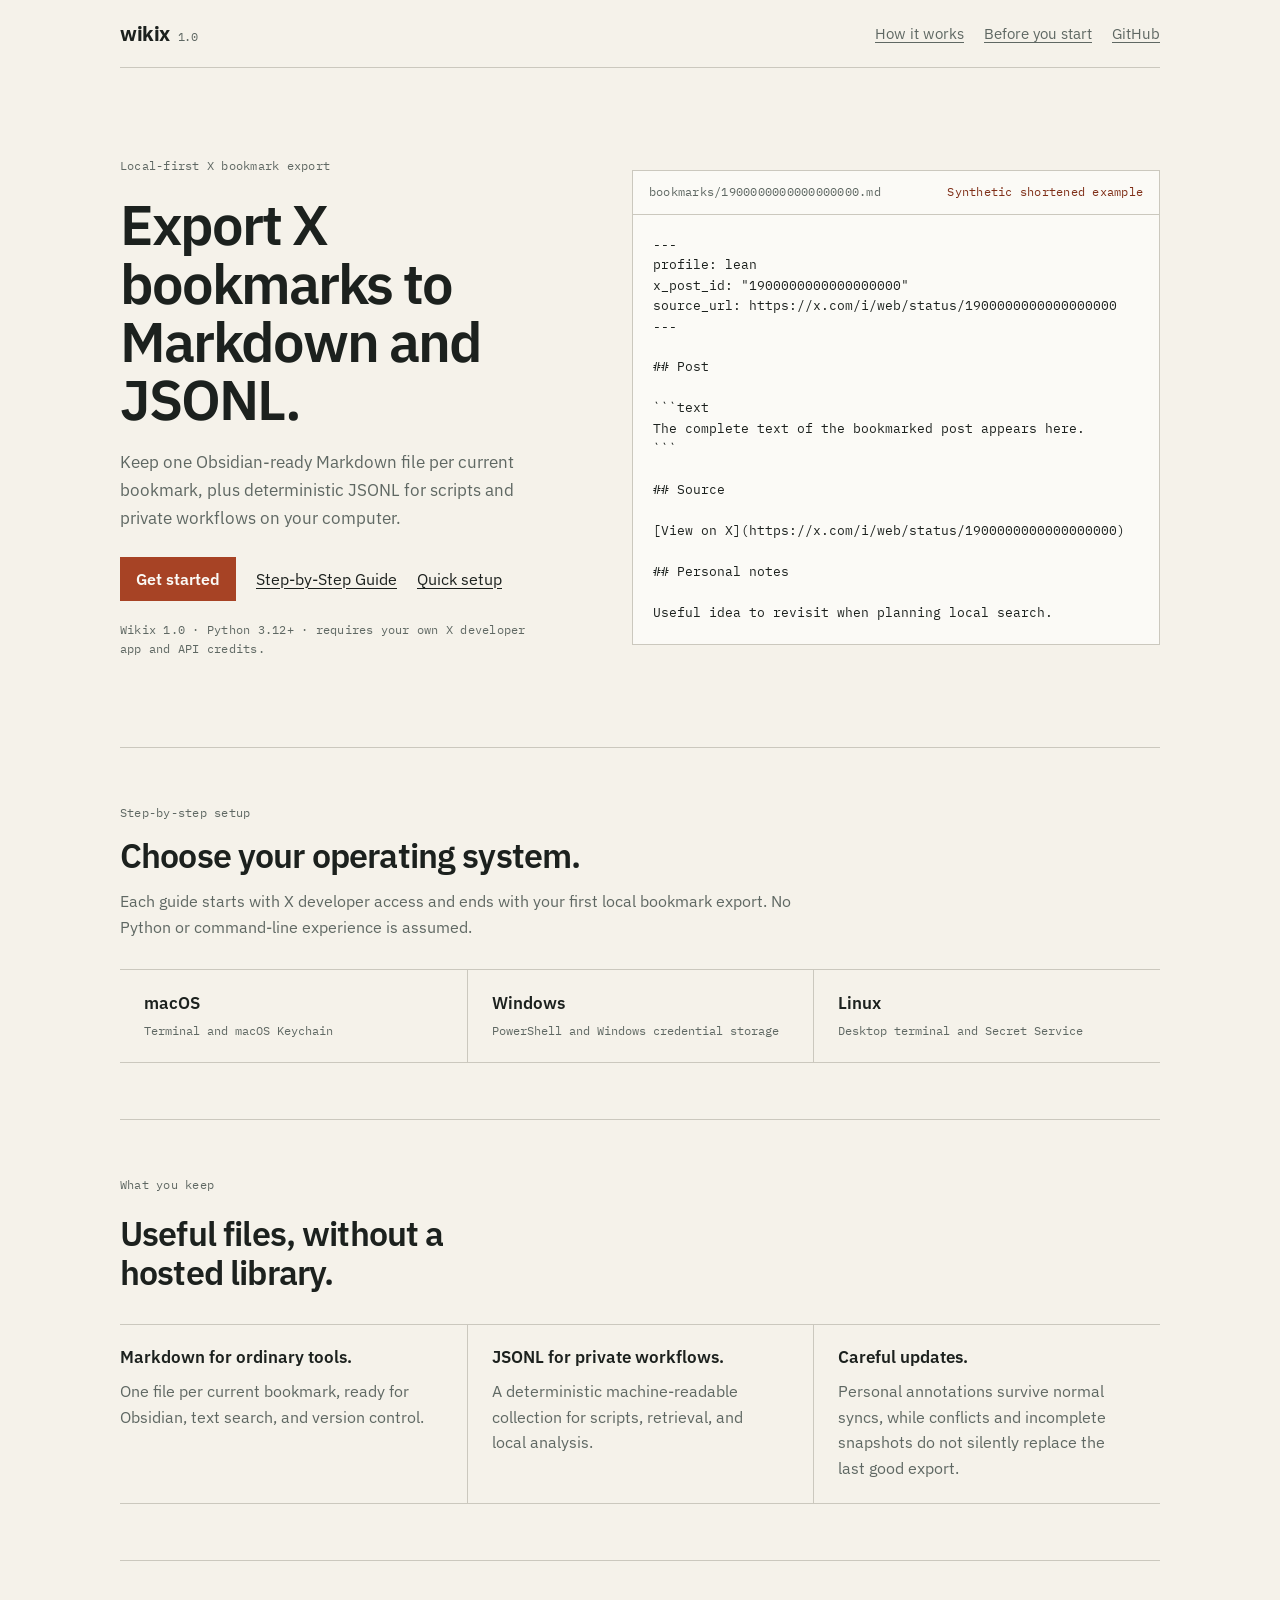
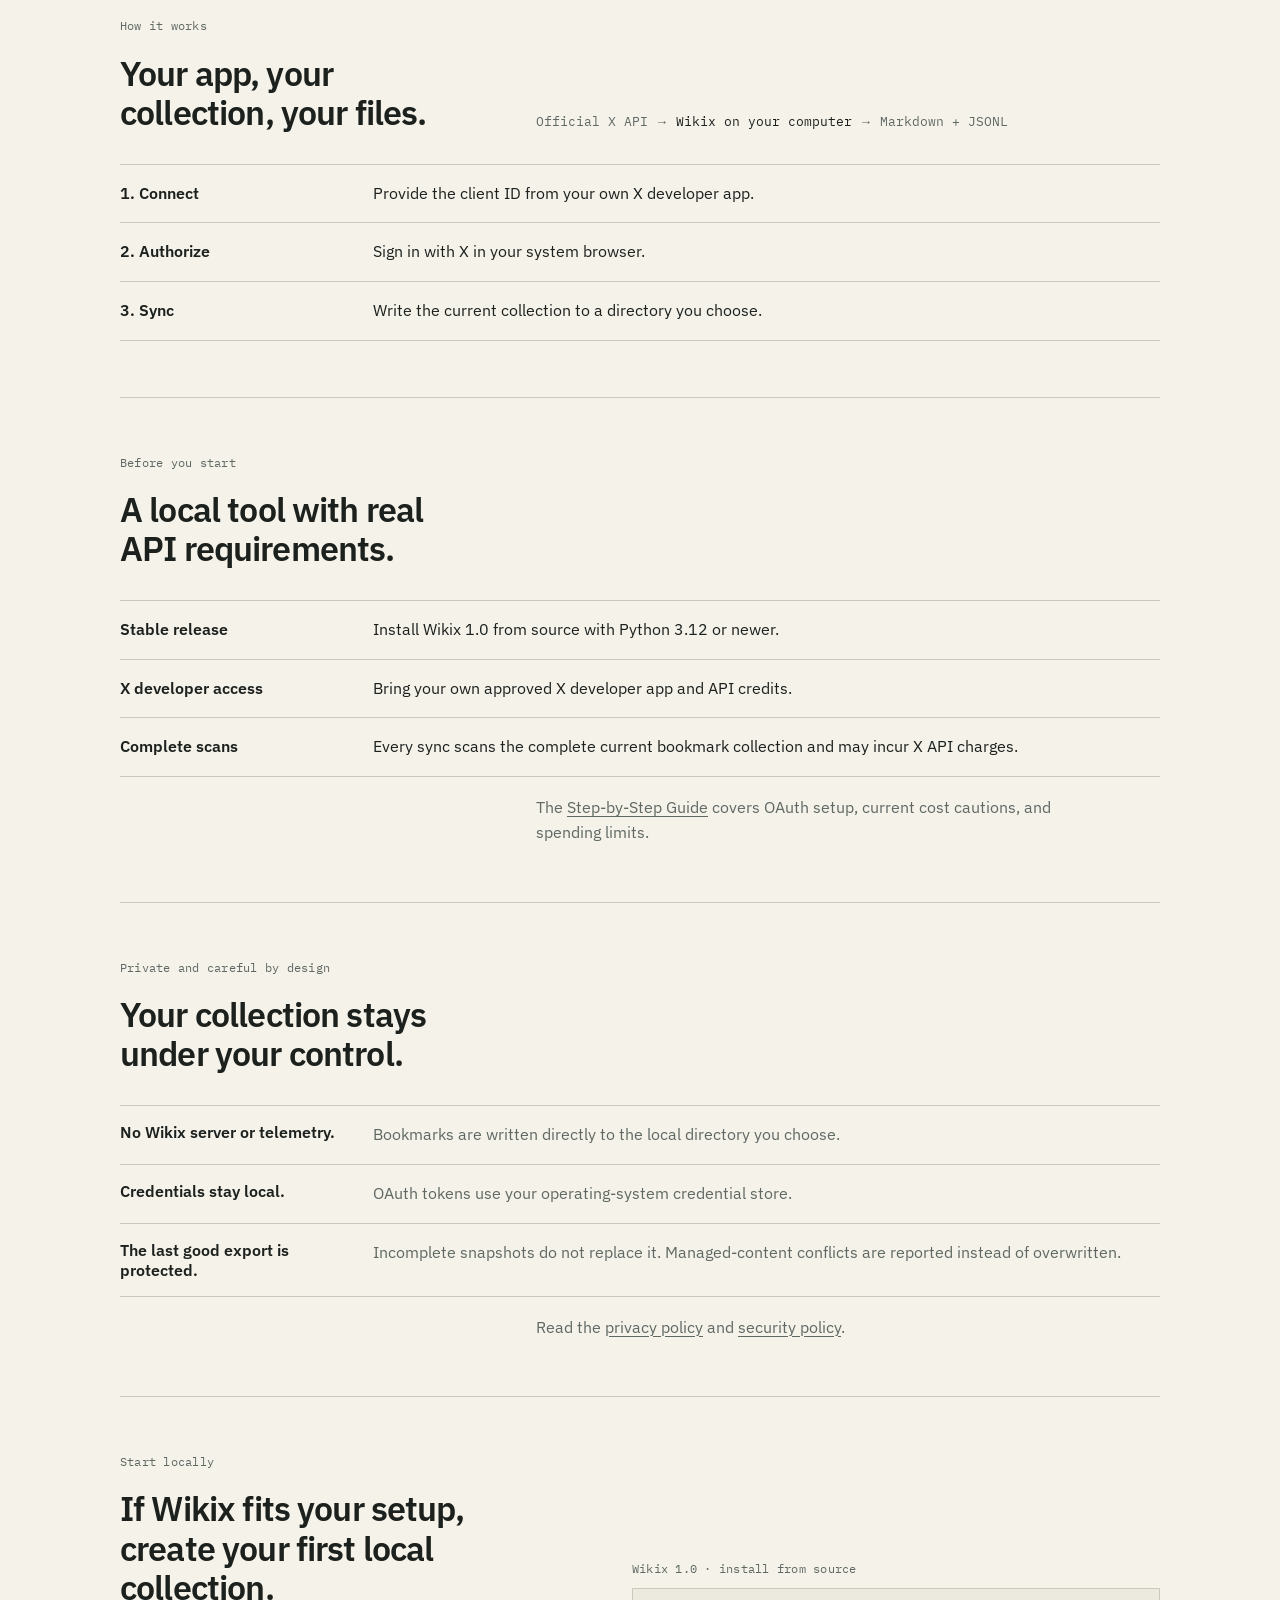
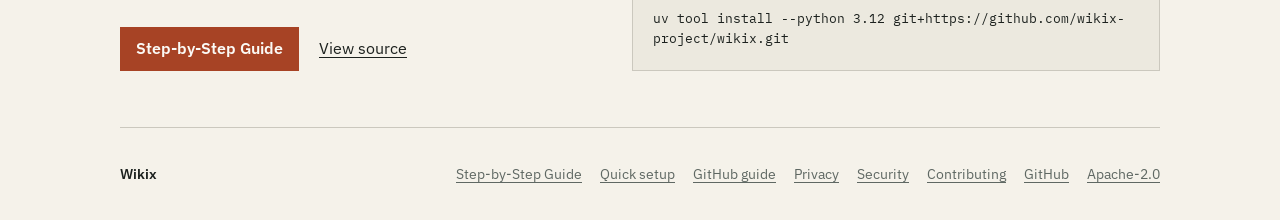
<file: index.html>
<!doctype html>
<html lang="en">
<head>
  <meta charset="utf-8">
  <meta name="viewport" content="width=device-width, initial-scale=1">
  <meta
    name="description"
    content="Export X bookmarks to Markdown and JSONL with a local-first CLI."
  >
  <meta property="og:title" content="Wikix — Export X bookmarks to Markdown and JSONL">
  <meta
    property="og:description"
    content="A local-first Python CLI for exporting X bookmarks to files you control."
  >
  <meta property="og:type" content="website">
  <meta name="twitter:card" content="summary">
  <title>Wikix — Export X bookmarks to Markdown and JSONL</title>
  <link rel="stylesheet" href="styles.css">
</head>
<body>
  <a class="skip-link" href="#main-content">Skip to content</a>
  <header class="site-header">
    <a class="wordmark" href="/">wikix <span>1.0</span></a>
    <nav aria-label="Primary navigation">
      <a href="#how-it-works">How it works</a>
      <a href="#requirements">Before you start</a>
      <a href="https://github.com/wikix-project/wikix">GitHub</a>
    </nav>
  </header>

  <main id="main-content">
    <section class="hero" aria-labelledby="hero-title">
      <div class="hero-copy">
        <p class="eyebrow">Local-first X bookmark export</p>
        <h1 id="hero-title">Export X bookmarks to Markdown and JSONL.</h1>
        <p class="hero-summary">
          Keep one Obsidian-ready Markdown file per current bookmark, plus deterministic
          JSONL for scripts and private workflows on your computer.
        </p>
        <p class="hero-actions">
          <a class="button" href="#get-started">Get started</a>
          <a href="/guide.html">Step-by-Step Guide</a>
          <a href="/quick-setup.html">Quick setup</a>
        </p>
        <p class="hero-qualifier">
          Wikix 1.0 · Python 3.12+ · requires your own X developer app and API credits.
        </p>
      </div>
      <figure class="note-specimen">
        <figcaption>
          <span>bookmarks/1900000000000000000.md</span>
          <span>Synthetic shortened example</span>
        </figcaption>
        <pre><code>---
profile: lean
x_post_id: "1900000000000000000"
source_url: https://x.com/i/web/status/1900000000000000000
---

## Post

```text
The complete text of the bookmarked post appears here.
```

## Source

[View on X](https://x.com/i/web/status/1900000000000000000)

## Personal notes

Useful idea to revisit when planning local search.</code></pre>
      </figure>
    </section>

    <section id="get-started" class="get-started" aria-labelledby="get-started-title">
      <div class="section-heading">
        <p class="eyebrow">Step-by-step setup</p>
        <h2 id="get-started-title">Choose your operating system.</h2>
        <p class="section-copy">
          Each guide starts with X developer access and ends with your first local bookmark export.
          No Python or command-line experience is assumed.
        </p>
      </div>
      <div class="os-grid">
        <a
          class="os-option"
          href="https://github.com/wikix-project/wikix/blob/HEAD/docs/getting-started-macos.md"
        >
          <span>macOS</span>
          <small>Terminal and macOS Keychain</small>
        </a>
        <a
          class="os-option"
          href="https://github.com/wikix-project/wikix/blob/HEAD/docs/getting-started-windows.md"
        >
          <span>Windows</span>
          <small>PowerShell and Windows credential storage</small>
        </a>
        <a
          class="os-option"
          href="https://github.com/wikix-project/wikix/blob/HEAD/docs/getting-started-linux.md"
        >
          <span>Linux</span>
          <small>Desktop terminal and Secret Service</small>
        </a>
      </div>
    </section>

    <section id="value" class="value-section" aria-labelledby="value-title">
      <p class="section-kicker">What you keep</p>
      <h2 id="value-title">Useful files, without a hosted library.</h2>
      <div class="value-list">
        <article>
          <h3>Markdown for ordinary tools.</h3>
          <p>One file per current bookmark, ready for Obsidian, text search, and version control.</p>
        </article>
        <article>
          <h3>JSONL for private workflows.</h3>
          <p>A deterministic machine-readable collection for scripts, retrieval, and local analysis.</p>
        </article>
        <article>
          <h3>Careful updates.</h3>
          <p>
            Personal annotations survive normal syncs, while conflicts and incomplete snapshots
            do not silently replace the last good export.
          </p>
        </article>
      </div>
    </section>

    <section id="how-it-works" aria-labelledby="workflow-title">
      <p class="section-kicker">How it works</p>
      <h2 id="workflow-title">Your app, your collection, your files.</h2>
      <p class="data-flow" aria-label="Wikix data flow">
        <span>Official X API</span><span aria-hidden="true">→</span>
        <strong>Wikix on your computer</strong><span aria-hidden="true">→</span>
        <span>Markdown + JSONL</span>
      </p>
      <ol class="workflow">
        <li><strong>1. Connect</strong> Provide the client ID from your own X developer app.</li>
        <li><strong>2. Authorize</strong> Sign in with X in your system browser.</li>
        <li><strong>3. Sync</strong> Write the current collection to a directory you choose.</li>
      </ol>
    </section>

    <section id="requirements" aria-labelledby="requirements-title">
      <p class="section-kicker">Before you start</p>
      <h2 id="requirements-title">A local tool with real API requirements.</h2>
      <ul>
        <li>
          <strong>Stable release</strong>
          <span>Install Wikix 1.0 from source with Python 3.12 or newer.</span>
        </li>
        <li>
          <strong>X developer access</strong>
          <span>Bring your own approved X developer app and API credits.</span>
        </li>
        <li>
          <strong>Complete scans</strong>
          <span>
            Every sync scans the complete current bookmark collection and may incur X API charges.
          </span>
        </li>
      </ul>
      <p>
        The
        <a href="/guide.html">Step-by-Step Guide</a>
        covers OAuth setup, current cost cautions, and spending limits.
      </p>
    </section>

    <section id="privacy" class="trust-section" aria-labelledby="privacy-title">
      <p class="section-kicker">Private and careful by design</p>
      <h2 id="privacy-title">Your collection stays under your control.</h2>
      <dl class="trust-list">
        <div>
          <dt>No Wikix server or telemetry.</dt>
          <dd>Bookmarks are written directly to the local directory you choose.</dd>
        </div>
        <div>
          <dt>Credentials stay local.</dt>
          <dd>OAuth tokens use your operating-system credential store.</dd>
        </div>
        <div>
          <dt>The last good export is protected.</dt>
          <dd>Incomplete snapshots do not replace it. Managed-content conflicts are reported instead of overwritten.</dd>
        </div>
      </dl>
      <p>
        Read the <a href="https://github.com/wikix-project/wikix/blob/HEAD/PRIVACY.md">privacy policy</a>
        and <a href="https://github.com/wikix-project/wikix/blob/HEAD/SECURITY.md">security policy</a>.
      </p>
    </section>

    <section id="start" class="start-section" aria-labelledby="start-title">
      <div>
        <p class="section-kicker">Start locally</p>
        <h2 id="start-title">If Wikix fits your setup, create your first local collection.</h2>
        <p class="hero-actions">
          <a href="/guide.html">Step-by-Step Guide</a>
          <a href="https://github.com/wikix-project/wikix">View source</a>
        </p>
      </div>
      <div class="install-panel">
        <p class="install-label">Wikix 1.0 · install from source</p>
        <pre class="install-command"><code>uv tool install --python 3.12 git+https://github.com/wikix-project/wikix.git</code></pre>
      </div>
    </section>
  </main>

  <footer>
    <span>Wikix</span>
    <nav aria-label="Footer navigation">
      <a href="/guide.html">Step-by-Step Guide</a>
      <a href="/quick-setup.html">Quick setup</a>
      <a href="https://github.com/wikix-project/wikix/blob/HEAD/docs/getting-started.md">GitHub guide</a>
      <a href="https://github.com/wikix-project/wikix/blob/HEAD/PRIVACY.md">Privacy</a>
      <a href="https://github.com/wikix-project/wikix/blob/HEAD/SECURITY.md">Security</a>
      <a href="https://github.com/wikix-project/wikix/blob/HEAD/CONTRIBUTING.md">Contributing</a>
      <a href="https://github.com/wikix-project/wikix">GitHub</a>
      <a href="https://github.com/wikix-project/wikix/blob/HEAD/LICENSE">Apache-2.0</a>
    </nav>
  </footer>
</body>
</html>
</file>
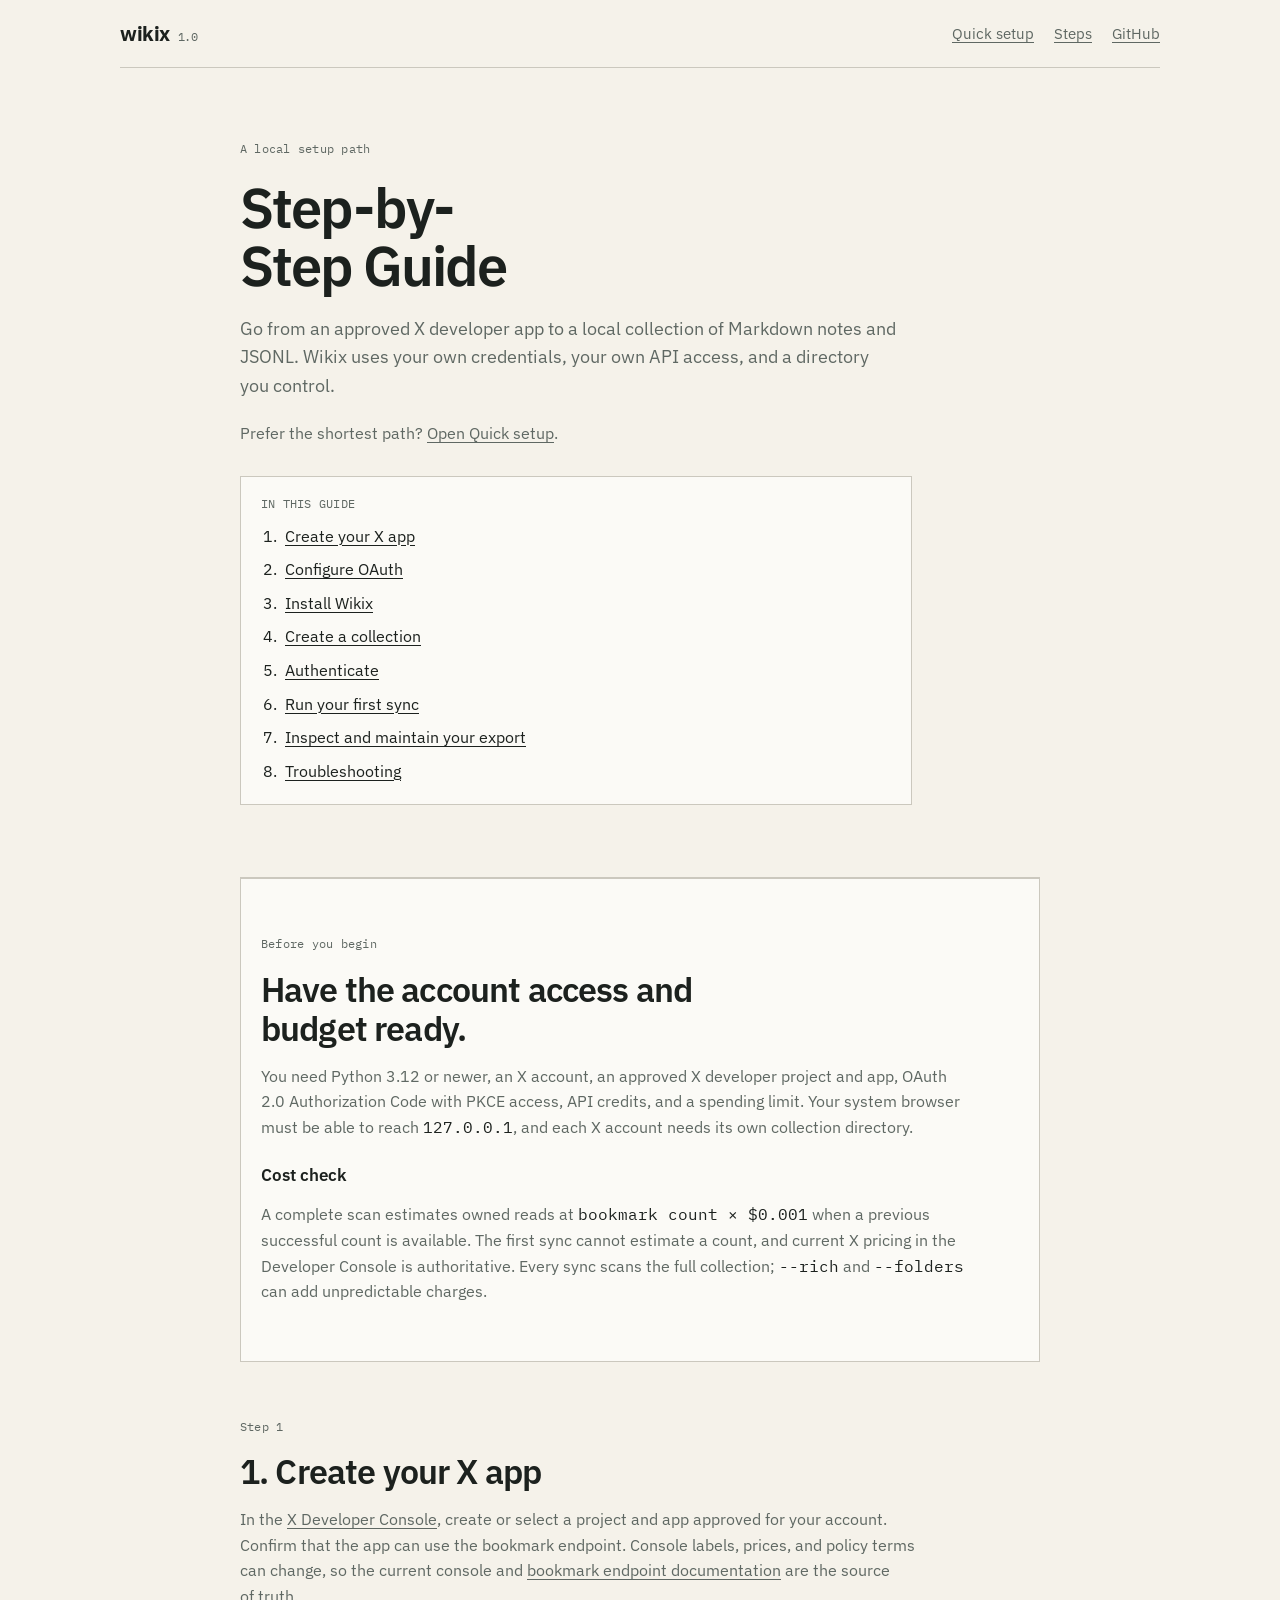
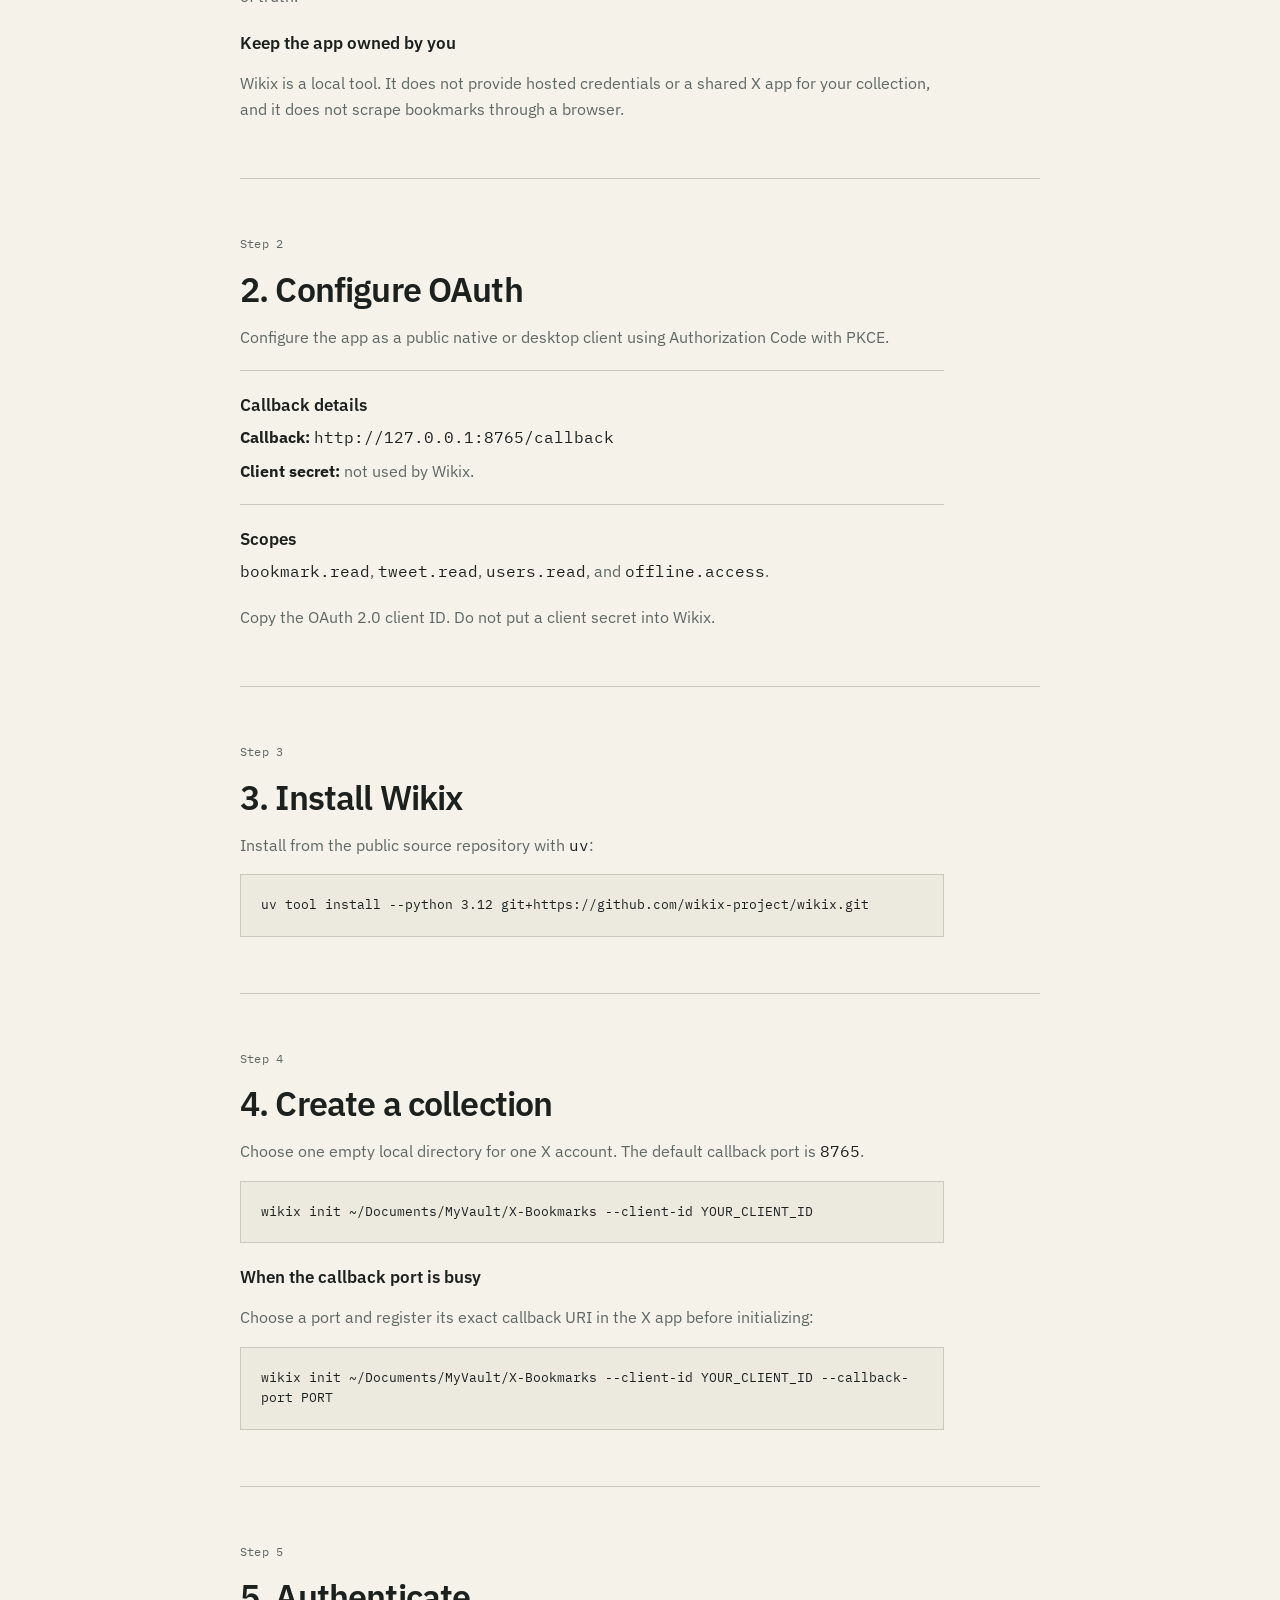
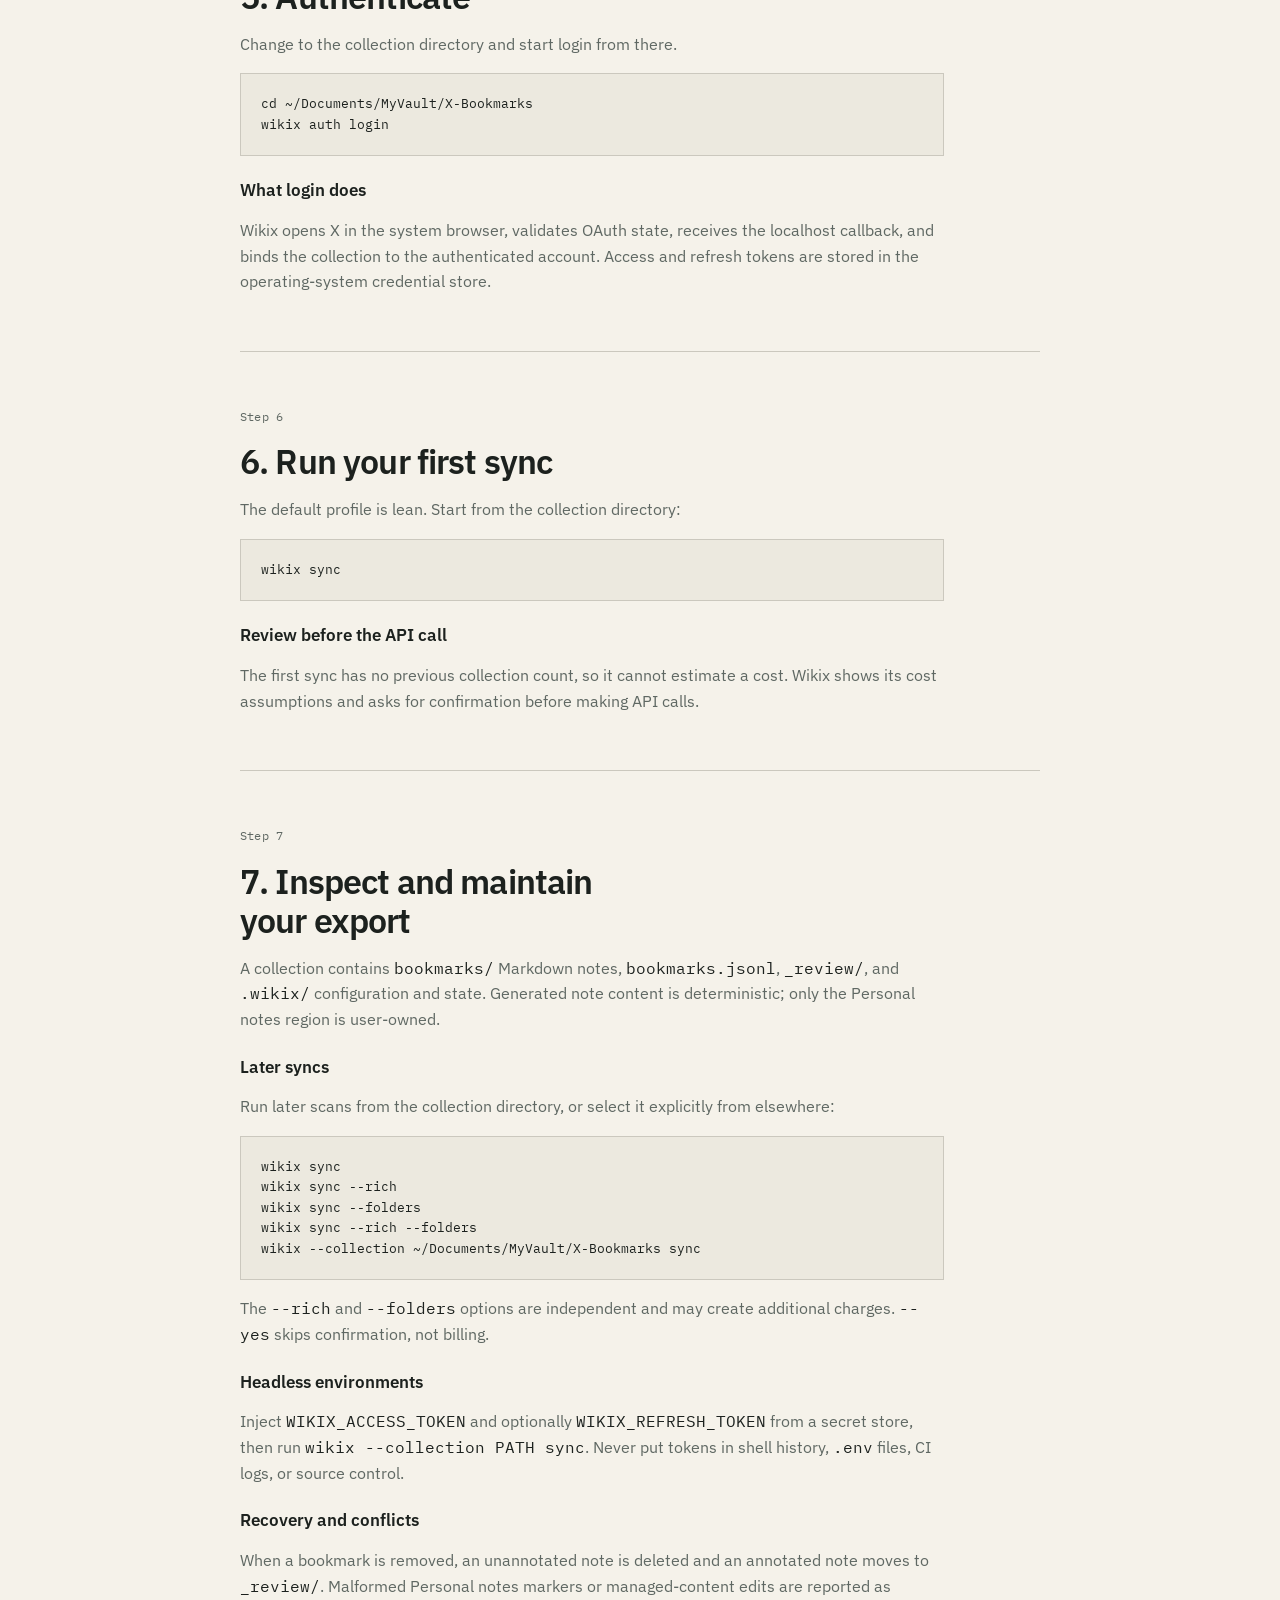
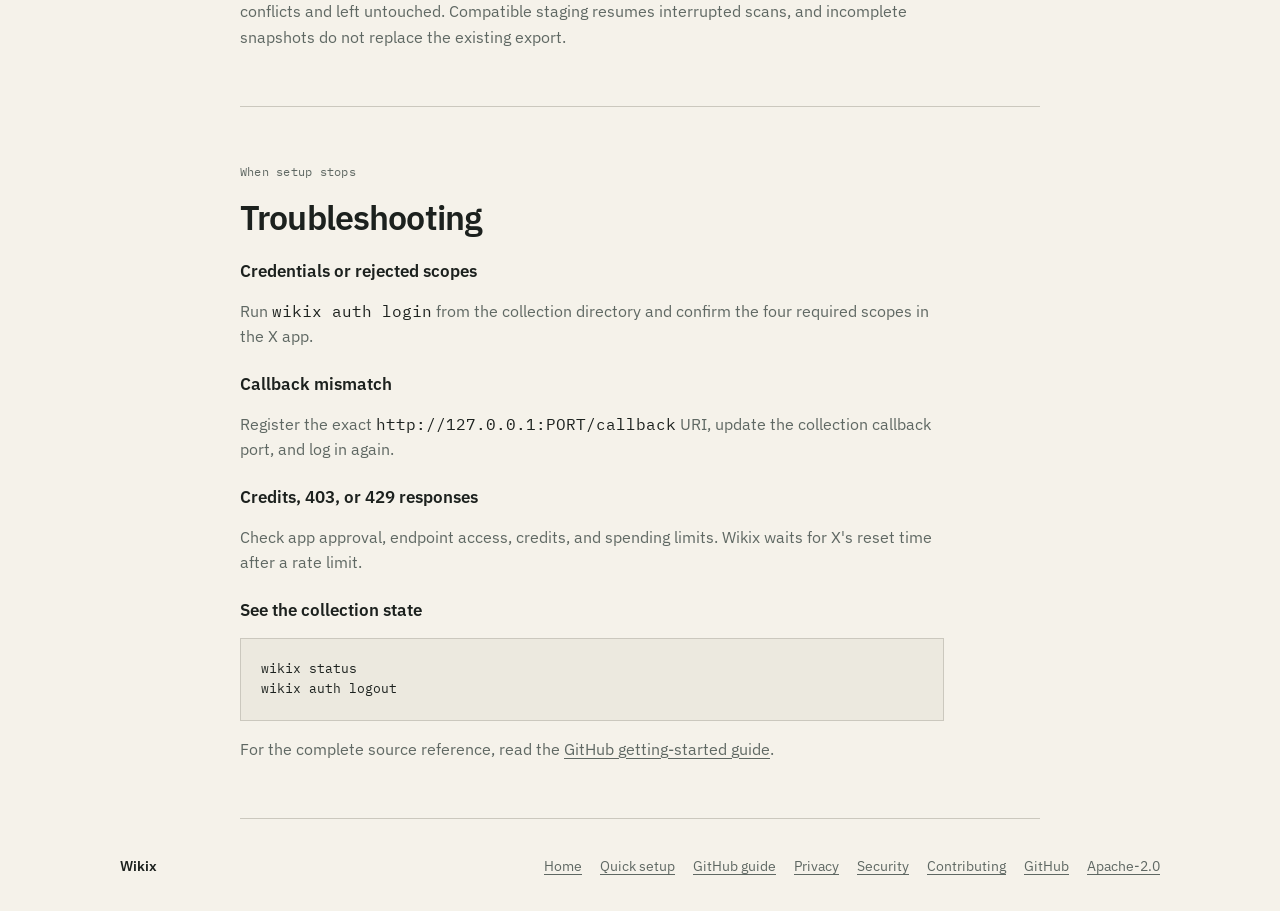
<file: guide.html>
<!doctype html>
<html lang="en">
<head>
  <meta charset="utf-8">
  <meta name="viewport" content="width=device-width, initial-scale=1">
  <meta
    name="description"
    content="Set up Wikix locally, connect your X developer app, and export bookmarks to Markdown and JSONL."
  >
  <meta property="og:title" content="Wikix — Step-by-Step Guide">
  <meta
    property="og:description"
    content="Set up the local-first Wikix bookmark exporter from your X app to your first Markdown and JSONL export."
  >
  <meta property="og:type" content="website">
  <meta name="twitter:card" content="summary">
  <title>Wikix — Step-by-Step Guide</title>
  <link rel="stylesheet" href="styles.css">
</head>
<body>
  <a class="skip-link" href="#main-content">Skip to content</a>
  <header class="site-header">
    <a class="wordmark" href="/">wikix <span>1.0</span></a>
    <nav aria-label="Primary navigation">
      <a href="/quick-setup.html">Quick setup</a>
      <a href="#steps">Steps</a>
      <a href="https://github.com/wikix-project/wikix">GitHub</a>
    </nav>
  </header>

  <main id="main-content" class="guide-main">
    <section class="guide-intro" aria-labelledby="guide-title">
      <p class="section-kicker">A local setup path</p>
      <h1 id="guide-title">Step-by-Step Guide</h1>
      <p class="guide-deck">
        Go from an approved X developer app to a local collection of Markdown notes and JSONL.
        Wikix uses your own credentials, your own API access, and a directory you control.
      </p>
      <p class="guide-quick-link">Prefer the shortest path? <a href="/quick-setup.html">Open Quick setup</a>.</p>
      <nav class="guide-toc" aria-labelledby="guide-toc-title">
        <p id="guide-toc-title" class="guide-toc-label">In this guide</p>
        <ol>
          <li><a href="#create-app">Create your X app</a></li>
          <li><a href="#oauth">Configure OAuth</a></li>
          <li><a href="#install">Install Wikix</a></li>
          <li><a href="#collection">Create a collection</a></li>
          <li><a href="#authenticate">Authenticate</a></li>
          <li><a href="#first-sync">Run your first sync</a></li>
          <li><a href="#maintain">Inspect and maintain your export</a></li>
          <li><a href="#troubleshooting">Troubleshooting</a></li>
        </ol>
      </nav>
    </section>

    <section class="guide-section guide-callout" aria-labelledby="before-title">
      <p class="section-kicker">Before you begin</p>
      <h2 id="before-title">Have the account access and budget ready.</h2>
      <p>
        You need Python 3.12 or newer, an X account, an approved X developer project and app,
        OAuth 2.0 Authorization Code with PKCE access, API credits, and a spending limit.
        Your system browser must be able to reach <code>127.0.0.1</code>, and each X account
        needs its own collection directory.
      </p>
      <h3>Cost check</h3>
      <p>
        A complete scan estimates owned reads at <code>bookmark count × $0.001</code> when a
        previous successful count is available. The first sync cannot estimate a count, and
        current X pricing in the Developer Console is authoritative. Every sync scans the full
        collection; <code>--rich</code> and <code>--folders</code> can add unpredictable charges.
      </p>
    </section>

    <div id="steps" class="guide-step-list">
      <section id="create-app" class="guide-section" aria-labelledby="create-app-title">
        <p class="section-kicker">Step 1</p>
        <h2 id="create-app-title">1. Create your X app</h2>
        <p>
          In the <a href="https://developer.x.com/en/portal/dashboard">X Developer Console</a>,
          create or select a project and app approved for your account. Confirm that the app can
          use the bookmark endpoint. Console labels, prices, and policy terms can change, so the
          current console and <a href="https://docs.x.com/x-api/users/get-bookmarks">bookmark endpoint documentation</a>
          are the source of truth.
        </p>
        <h3>Keep the app owned by you</h3>
        <p>
          Wikix is a local tool. It does not provide hosted credentials or a shared X app for your
          collection, and it does not scrape bookmarks through a browser.
        </p>
      </section>

      <section id="oauth" class="guide-section" aria-labelledby="oauth-title">
        <p class="section-kicker">Step 2</p>
        <h2 id="oauth-title">2. Configure OAuth</h2>
        <p>Configure the app as a public native or desktop client using Authorization Code with PKCE.</p>
        <div class="guide-detail-grid">
          <div>
            <h3>Callback details</h3>
            <p><strong>Callback:</strong> <code>http://127.0.0.1:8765/callback</code></p>
            <p><strong>Client secret:</strong> not used by Wikix.</p>
          </div>
          <div>
            <h3>Scopes</h3>
            <p><code>bookmark.read</code>, <code>tweet.read</code>, <code>users.read</code>, and <code>offline.access</code>.</p>
          </div>
        </div>
        <p>Copy the OAuth 2.0 client ID. Do not put a client secret into Wikix.</p>
      </section>

      <section id="install" class="guide-section" aria-labelledby="install-title">
        <p class="section-kicker">Step 3</p>
        <h2 id="install-title">3. Install Wikix</h2>
        <p>Install from the public source repository with <code>uv</code>:</p>
        <pre class="guide-command"><code>uv tool install --python 3.12 git+https://github.com/wikix-project/wikix.git</code></pre>
      </section>

      <section id="collection" class="guide-section" aria-labelledby="collection-title">
        <p class="section-kicker">Step 4</p>
        <h2 id="collection-title">4. Create a collection</h2>
        <p>
          Choose one empty local directory for one X account. The default callback port is
          <code>8765</code>.
        </p>
        <pre class="guide-command"><code>wikix init ~/Documents/MyVault/X-Bookmarks --client-id YOUR_CLIENT_ID</code></pre>
        <h3>When the callback port is busy</h3>
        <p>Choose a port and register its exact callback URI in the X app before initializing:</p>
        <pre class="guide-command"><code>wikix init ~/Documents/MyVault/X-Bookmarks --client-id YOUR_CLIENT_ID --callback-port PORT</code></pre>
      </section>

      <section id="authenticate" class="guide-section" aria-labelledby="authenticate-title">
        <p class="section-kicker">Step 5</p>
        <h2 id="authenticate-title">5. Authenticate</h2>
        <p>Change to the collection directory and start login from there.</p>
        <pre class="guide-command"><code>cd ~/Documents/MyVault/X-Bookmarks
wikix auth login</code></pre>
        <h3>What login does</h3>
        <p>
          Wikix opens X in the system browser, validates OAuth state, receives the localhost
          callback, and binds the collection to the authenticated account. Access and refresh
          tokens are stored in the operating-system credential store.
        </p>
      </section>

      <section id="first-sync" class="guide-section" aria-labelledby="first-sync-title">
        <p class="section-kicker">Step 6</p>
        <h2 id="first-sync-title">6. Run your first sync</h2>
        <p>The default profile is lean. Start from the collection directory:</p>
        <pre class="guide-command"><code>wikix sync</code></pre>
        <h3>Review before the API call</h3>
        <p>
          The first sync has no previous collection count, so it cannot estimate a cost. Wikix
          shows its cost assumptions and asks for confirmation before making API calls.
        </p>
      </section>

      <section id="maintain" class="guide-section" aria-labelledby="maintain-title">
        <p class="section-kicker">Step 7</p>
        <h2 id="maintain-title">7. Inspect and maintain your export</h2>
        <p>
          A collection contains <code>bookmarks/</code> Markdown notes, <code>bookmarks.jsonl</code>,
          <code>_review/</code>, and <code>.wikix/</code> configuration and state. Generated note
          content is deterministic; only the Personal notes region is user-owned.
        </p>
        <h3>Later syncs</h3>
        <p>Run later scans from the collection directory, or select it explicitly from elsewhere:</p>
        <pre class="guide-command"><code>wikix sync
wikix sync --rich
wikix sync --folders
wikix sync --rich --folders
wikix --collection ~/Documents/MyVault/X-Bookmarks sync</code></pre>
        <p>
          The <code>--rich</code> and <code>--folders</code> options are independent and may create
          additional charges. <code>--yes</code> skips confirmation, not billing.
        </p>
        <h3>Headless environments</h3>
        <p>
          Inject <code>WIKIX_ACCESS_TOKEN</code> and optionally <code>WIKIX_REFRESH_TOKEN</code>
          from a secret store, then run <code>wikix --collection PATH sync</code>. Never put tokens
          in shell history, <code>.env</code> files, CI logs, or source control.
        </p>
        <h3>Recovery and conflicts</h3>
        <p>
          When a bookmark is removed, an unannotated note is deleted and an annotated note moves
          to <code>_review/</code>. Malformed Personal notes markers or managed-content edits are
          reported as conflicts and left untouched. Compatible staging resumes interrupted scans,
          and incomplete snapshots do not replace the existing export.
        </p>
      </section>
    </div>

    <section id="troubleshooting" class="guide-section" aria-labelledby="troubleshooting-title">
      <p class="section-kicker">When setup stops</p>
      <h2 id="troubleshooting-title">Troubleshooting</h2>
      <h3>Credentials or rejected scopes</h3>
      <p>Run <code>wikix auth login</code> from the collection directory and confirm the four required scopes in the X app.</p>
      <h3>Callback mismatch</h3>
      <p>Register the exact <code>http://127.0.0.1:PORT/callback</code> URI, update the collection callback port, and log in again.</p>
      <h3>Credits, 403, or 429 responses</h3>
      <p>Check app approval, endpoint access, credits, and spending limits. Wikix waits for X's reset time after a rate limit.</p>
      <h3>See the collection state</h3>
      <pre class="guide-command"><code>wikix status
wikix auth logout</code></pre>
      <p>For the complete source reference, read the <a href="https://github.com/wikix-project/wikix/blob/HEAD/docs/getting-started.md">GitHub getting-started guide</a>.</p>
    </section>
  </main>

  <footer>
    <span>Wikix</span>
    <nav aria-label="Footer navigation">
      <a href="/">Home</a>
      <a href="/quick-setup.html">Quick setup</a>
      <a href="https://github.com/wikix-project/wikix/blob/HEAD/docs/getting-started.md">GitHub guide</a>
      <a href="https://github.com/wikix-project/wikix/blob/HEAD/PRIVACY.md">Privacy</a>
      <a href="https://github.com/wikix-project/wikix/blob/HEAD/SECURITY.md">Security</a>
      <a href="https://github.com/wikix-project/wikix/blob/HEAD/CONTRIBUTING.md">Contributing</a>
      <a href="https://github.com/wikix-project/wikix">GitHub</a>
      <a href="https://github.com/wikix-project/wikix/blob/HEAD/LICENSE">Apache-2.0</a>
    </nav>
  </footer>
</body>
</html>
</file>
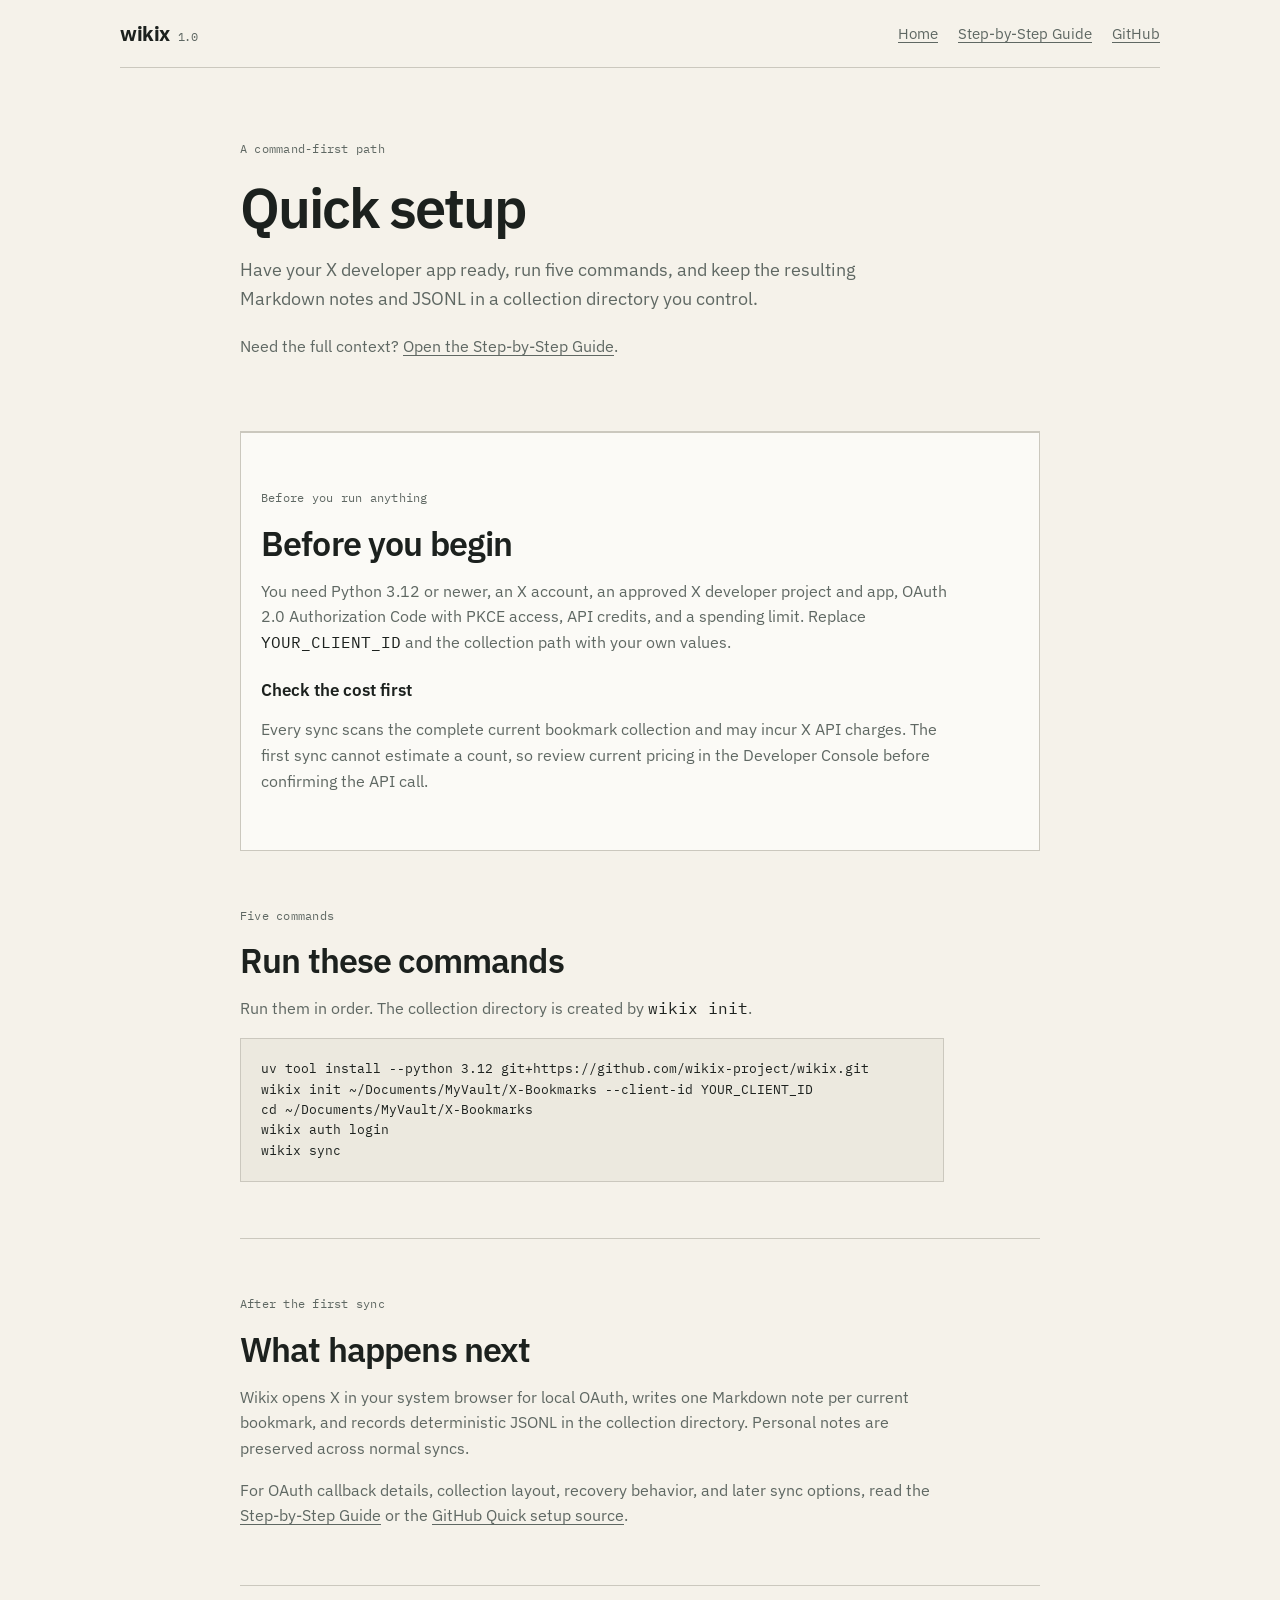
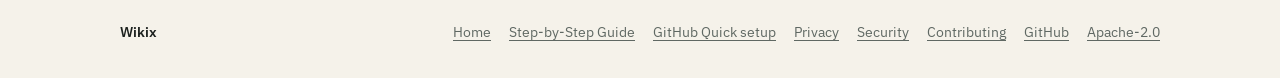
<file: quick-setup.html>
<!doctype html>
<html lang="en">
<head>
  <meta charset="utf-8">
  <meta name="viewport" content="width=device-width, initial-scale=1">
  <meta
    name="description"
    content="Run the shortest Wikix setup path from your X developer app to a local bookmark export."
  >
  <meta property="og:title" content="Wikix — Quick setup">
  <meta
    property="og:description"
    content="The command-first path to install Wikix, authenticate with X, and create your first local export."
  >
  <meta property="og:type" content="website">
  <meta name="twitter:card" content="summary">
  <title>Wikix — Quick setup</title>
  <link rel="stylesheet" href="styles.css">
</head>
<body>
  <a class="skip-link" href="#main-content">Skip to content</a>
  <header class="site-header">
    <a class="wordmark" href="/">wikix <span>1.0</span></a>
    <nav aria-label="Primary navigation">
      <a href="/">Home</a>
      <a href="/guide.html">Step-by-Step Guide</a>
      <a href="https://github.com/wikix-project/wikix">GitHub</a>
    </nav>
  </header>

  <main id="main-content" class="guide-main">
    <section class="guide-intro" aria-labelledby="quick-setup-title">
      <p class="section-kicker">A command-first path</p>
      <h1 id="quick-setup-title">Quick setup</h1>
      <p class="guide-deck">
        Have your X developer app ready, run five commands, and keep the resulting Markdown notes
        and JSONL in a collection directory you control.
      </p>
      <p class="guide-quick-link">Need the full context? <a href="/guide.html">Open the Step-by-Step Guide</a>.</p>
    </section>

    <section id="quick-setup" class="guide-section guide-callout" aria-labelledby="before-title">
      <p class="section-kicker">Before you run anything</p>
      <h2 id="before-title">Before you begin</h2>
      <p>
        You need Python 3.12 or newer, an X account, an approved X developer project and app,
        OAuth 2.0 Authorization Code with PKCE access, API credits, and a spending limit. Replace
        <code>YOUR_CLIENT_ID</code> and the collection path with your own values.
      </p>
      <h3>Check the cost first</h3>
      <p>
        Every sync scans the complete current bookmark collection and may incur X API charges.
        The first sync cannot estimate a count, so review current pricing in the Developer Console
        before confirming the API call.
      </p>
    </section>

    <section class="guide-section guide-command-section" aria-labelledby="commands-title">
      <p class="section-kicker">Five commands</p>
      <h2 id="commands-title">Run these commands</h2>
      <p>Run them in order. The collection directory is created by <code>wikix init</code>.</p>
      <pre class="guide-command"><code>uv tool install --python 3.12 git+https://github.com/wikix-project/wikix.git
wikix init ~/Documents/MyVault/X-Bookmarks --client-id YOUR_CLIENT_ID
cd ~/Documents/MyVault/X-Bookmarks
wikix auth login
wikix sync</code></pre>
    </section>

    <section class="guide-section" aria-labelledby="next-title">
      <p class="section-kicker">After the first sync</p>
      <h2 id="next-title">What happens next</h2>
      <p>
        Wikix opens X in your system browser for local OAuth, writes one Markdown note per current
        bookmark, and records deterministic JSONL in the collection directory. Personal notes are
        preserved across normal syncs.
      </p>
      <p>
        For OAuth callback details, collection layout, recovery behavior, and later sync options,
        read the <a href="/guide.html">Step-by-Step Guide</a> or the
        <a href="https://github.com/wikix-project/wikix/blob/HEAD/docs/quick-setup.md">GitHub Quick setup source</a>.
      </p>
    </section>
  </main>

  <footer>
    <span>Wikix</span>
    <nav aria-label="Footer navigation">
      <a href="/">Home</a>
      <a href="/guide.html">Step-by-Step Guide</a>
      <a href="https://github.com/wikix-project/wikix/blob/HEAD/docs/quick-setup.md">GitHub Quick setup</a>
      <a href="https://github.com/wikix-project/wikix/blob/HEAD/PRIVACY.md">Privacy</a>
      <a href="https://github.com/wikix-project/wikix/blob/HEAD/SECURITY.md">Security</a>
      <a href="https://github.com/wikix-project/wikix/blob/HEAD/CONTRIBUTING.md">Contributing</a>
      <a href="https://github.com/wikix-project/wikix">GitHub</a>
      <a href="https://github.com/wikix-project/wikix/blob/HEAD/LICENSE">Apache-2.0</a>
    </nav>
  </footer>
</body>
</html>
</file>
<file: styles.css>
@font-face {
  font-family: "IBM Plex Sans";
  font-style: normal;
  font-display: swap;
  font-weight: 100 700;
  src: url("./assets/fonts/ibm-plex-sans-latin-wght-normal.woff2")
    format("woff2-variations");
}

@font-face {
  font-family: "IBM Plex Mono";
  font-style: normal;
  font-display: swap;
  font-weight: 400;
  src: url("./assets/fonts/ibm-plex-mono-latin-400-normal.woff2") format("woff2");
}

:root {
  --paper: #f5f2ea;
  --paper-raised: #fbfaf6;
  --ink: #1c211e;
  --muted: #5f6863;
  --rule: #cbc8be;
  --accent: #a74325;
  --accent-dark: #7f2f18;
  --code: #ece9df;
  font-family: "IBM Plex Sans", system-ui, sans-serif;
}

* {
  box-sizing: border-box;
}

html {
  background: var(--paper);
}

body {
  margin: 0;
  color: var(--ink);
  background: var(--paper);
}

a {
  color: inherit;
  text-decoration-thickness: 1px;
  text-underline-offset: 0.18em;
}

a:hover {
  color: var(--accent-dark);
}

a:focus-visible {
  outline: 3px solid var(--accent);
  outline-offset: 4px;
}

.skip-link {
  position: fixed;
  z-index: 1;
  top: 12px;
  left: 12px;
  padding: 10px 14px;
  color: var(--paper-raised);
  background: var(--ink);
  transform: translateY(-160%);
}

.skip-link:focus {
  transform: translateY(0);
}

.site-header,
main,
footer {
  width: min(1040px, calc(100% - 48px));
  margin-inline: auto;
}

.site-header {
  min-height: 68px;
  display: grid;
  grid-template-columns: auto minmax(0, 1fr);
  align-items: center;
  gap: 24px;
  border-bottom: 1px solid var(--rule);
}

.wordmark {
  font-size: 1.25rem;
  font-weight: 700;
  letter-spacing: -0.02em;
  text-decoration: none;
}

.wordmark span {
  margin-left: 0.2rem;
  color: var(--muted);
  font: 0.72rem/1 "IBM Plex Mono", monospace;
}

.site-header nav {
  display: flex;
  flex-wrap: wrap;
  justify-content: flex-end;
  gap: 10px 20px;
}

.site-header nav a {
  color: var(--muted);
  font-size: 0.94rem;
}

section {
  padding-block: clamp(48px, 6vw, 56px);
  border-bottom: 1px solid var(--rule);
}

h1,
h2,
h3,
p {
  text-wrap: pretty;
}

h1,
h2,
h3 {
  margin: 0;
  font-weight: 600;
}

h1 {
  max-width: 11ch;
  font-size: clamp(2.8rem, 5vw, 3.5rem);
  line-height: 1.04;
  letter-spacing: -0.035em;
}

h2 {
  font-size: clamp(2rem, 3.2vw, 2.125rem);
  line-height: 1.15;
  letter-spacing: -0.025em;
}

h3 {
  font-size: 1.05rem;
  line-height: 1.3;
}

p,
li,
dd {
  line-height: 1.6;
}

pre,
code {
  font-family: "IBM Plex Mono", monospace;
}

pre {
  max-width: 100%;
  margin: 0;
  padding: 20px;
  overflow-x: auto;
  color: var(--ink);
  font-size: 0.8rem;
  line-height: 1.6;
}

.eyebrow,
.section-kicker,
.hero-qualifier,
.install-label,
figcaption {
  margin: 0;
  color: var(--muted);
  font: 0.76rem/1.5 "IBM Plex Mono", monospace;
  letter-spacing: 0.02em;
}

.hero {
  min-height: min(680px, calc(100svh - 68px));
  display: grid;
  grid-template-columns: minmax(0, 0.9fr) minmax(0, 1.1fr);
  align-items: center;
  gap: clamp(40px, 7vw, 80px);
  padding-block: clamp(56px, 7vw, 72px);
}

.hero-copy {
  display: grid;
  align-content: center;
  gap: 20px;
}

.hero-copy > * {
  margin: 0;
}

.hero-summary {
  max-width: 35rem;
  color: var(--muted);
  font-size: 1.08rem;
}

.hero-actions {
  display: flex;
  flex-wrap: wrap;
  align-items: center;
  gap: 14px 20px;
  margin: 6px 0 0;
}

.hero-actions a:first-child {
  min-height: 44px;
  display: inline-flex;
  align-items: center;
  padding: 0 16px;
  color: var(--paper-raised);
  background: var(--accent);
  font-weight: 600;
  text-decoration: none;
}

.hero-actions a:first-child:hover {
  color: var(--paper-raised);
  background: var(--accent-dark);
}

.hero-actions a + a {
  color: var(--ink);
}

.hero-qualifier {
  max-width: 36rem;
}

.get-started {
  display: grid;
  gap: 28px;
}

.section-heading {
  display: grid;
  gap: 14px;
}

.section-heading > * {
  margin: 0;
}

.section-copy {
  max-width: 44rem;
  color: var(--muted);
}

.os-grid {
  display: grid;
  grid-template-columns: repeat(3, minmax(0, 1fr));
  border-top: 1px solid var(--rule);
  border-bottom: 1px solid var(--rule);
}

.os-option {
  min-width: 0;
  display: grid;
  gap: 8px;
  padding: 22px 24px;
  text-decoration: none;
}

.os-option + .os-option {
  border-left: 1px solid var(--rule);
}

.os-option:hover {
  color: var(--ink);
  background: var(--paper-raised);
}

.os-option span {
  font-size: 1.05rem;
  font-weight: 600;
}

.os-option small {
  color: var(--muted);
  font: 0.76rem/1.5 "IBM Plex Mono", monospace;
}

.note-specimen {
  min-width: 0;
  margin: 0;
  border: 1px solid var(--rule);
  background: var(--paper-raised);
}

.note-specimen figcaption {
  display: flex;
  flex-wrap: wrap;
  justify-content: space-between;
  gap: 8px 20px;
  padding: 12px 16px;
  border-bottom: 1px solid var(--rule);
}

.note-specimen figcaption span:last-child {
  color: var(--accent-dark);
}

.note-specimen pre {
  border: 0;
  background: transparent;
  white-space: pre-wrap;
  overflow-wrap: anywhere;
}

.value-section {
  display: grid;
  grid-template-columns: minmax(0, 0.7fr) minmax(0, 1.3fr);
  gap: 20px clamp(40px, 7vw, 80px);
}

.value-section > .section-kicker,
.value-section > h2 {
  grid-column: 1;
}

.value-list {
  grid-column: 1 / -1;
  display: grid;
  grid-template-columns: repeat(3, minmax(0, 1fr));
  margin-top: 12px;
  border-top: 1px solid var(--rule);
  border-bottom: 1px solid var(--rule);
}

.value-list article {
  padding: 22px 24px 22px 0;
}

.value-list article + article {
  padding-left: 24px;
  border-left: 1px solid var(--rule);
}

.value-list p {
  margin: 10px 0 0;
  color: var(--muted);
}

#how-it-works,
#requirements,
.trust-section {
  display: grid;
  grid-template-columns: minmax(0, 0.7fr) minmax(0, 1.3fr);
  gap: 18px clamp(40px, 7vw, 80px);
}

#how-it-works > .section-kicker,
#how-it-works > h2,
#requirements > .section-kicker,
#requirements > h2,
.trust-section > .section-kicker,
.trust-section > h2 {
  grid-column: 1;
}

.data-flow {
  grid-column: 2;
  grid-row: 1 / span 2;
  align-self: end;
  display: flex;
  flex-wrap: wrap;
  align-items: center;
  gap: 8px 10px;
  margin: 0;
  color: var(--muted);
  font: 0.82rem/1.6 "IBM Plex Mono", monospace;
}

.data-flow strong {
  color: var(--ink);
  font-weight: 400;
}

.workflow,
#requirements ul,
.trust-list {
  grid-column: 1 / -1;
  margin: 14px 0 0;
  padding: 0;
  list-style: none;
  border-top: 1px solid var(--rule);
}

.workflow li,
#requirements li,
.trust-list > div {
  display: grid;
  grid-template-columns: minmax(9rem, 0.45fr) minmax(0, 1.55fr);
  gap: 24px;
  padding-block: 16px;
  border-bottom: 1px solid var(--rule);
}

.workflow strong,
#requirements strong,
.trust-list dt {
  color: var(--ink);
  font-weight: 600;
}

.trust-list dt,
.trust-list dd {
  margin: 0;
}

.trust-list dd {
  color: var(--muted);
}

#requirements > p,
.trust-section > p:not(.section-kicker) {
  grid-column: 2;
  max-width: 42rem;
  margin: 0;
  color: var(--muted);
}

.start-section {
  display: grid;
  grid-template-columns: minmax(0, 0.9fr) minmax(0, 1.1fr);
  align-items: end;
  gap: clamp(40px, 7vw, 80px);
}

.start-section > div:first-child {
  display: grid;
  gap: 18px;
}

.start-section .hero-actions {
  margin-top: 2px;
}

.install-panel {
  min-width: 0;
  display: grid;
  gap: 10px;
}

.install-command {
  border: 1px solid var(--rule);
  background: var(--code);
  white-space: pre-wrap;
  overflow-wrap: anywhere;
}

footer {
  min-height: 92px;
  display: grid;
  grid-template-columns: 1fr auto;
  align-items: center;
  gap: 20px;
  color: var(--muted);
  font-size: 0.9rem;
}

footer span:first-child {
  color: var(--ink);
  font-weight: 600;
}

footer nav {
  display: flex;
  flex-wrap: wrap;
  justify-content: flex-end;
  gap: 10px 18px;
}

.guide-main {
  max-width: 800px;
}

.guide-intro {
  display: grid;
  gap: 20px;
  padding-block: clamp(56px, 7vw, 72px);
}

.guide-intro h1 {
  max-width: 14ch;
}

.guide-deck {
  max-width: 42rem;
  margin: 0;
  color: var(--muted);
  font-size: 1.12rem;
}

.guide-quick-link {
  max-width: 42rem;
  margin: 0;
  color: var(--muted);
}

.guide-toc {
  max-width: 42rem;
  margin-top: 10px;
  padding: 18px 20px 20px;
  border: 1px solid var(--rule);
  background: var(--paper-raised);
}

.guide-toc-label {
  margin: 0 0 10px;
  color: var(--muted);
  font: 0.76rem/1.5 "IBM Plex Mono", monospace;
  letter-spacing: 0.02em;
  text-transform: uppercase;
}

.guide-toc ol {
  display: grid;
  grid-template-columns: 1fr;
  gap: 8px 28px;
  margin: 0;
  padding-left: 20px;
}

.guide-toc li {
  padding-left: 4px;
}

.guide-section {
  display: grid;
  gap: 16px;
  padding-block: clamp(44px, 6vw, 56px);
}

.guide-section > * {
  max-width: 44rem;
}

.guide-section > .section-kicker,
.guide-section > h2,
.guide-section > h3,
.guide-section > p,
.guide-section > pre,
.guide-section > .guide-detail-grid {
  margin-block: 0;
}

.guide-section h2 {
  max-width: 26ch;
}

.guide-section h3 {
  margin-top: 8px;
}

.guide-section p {
  color: var(--muted);
}

.guide-section strong,
.guide-section code {
  color: var(--ink);
}

.guide-callout {
  padding-inline: 20px;
  border: 1px solid var(--rule);
  background: var(--paper-raised);
}

.guide-command-section {
  padding-block: clamp(44px, 6vw, 56px);
}

.guide-command {
  width: 100%;
  border: 1px solid var(--rule);
  background: var(--code);
  white-space: pre-wrap;
  overflow-wrap: anywhere;
}

.guide-command code {
  white-space: inherit;
  overflow-wrap: inherit;
}

.guide-note {
  font: 0.86rem/1.6 "IBM Plex Mono", monospace;
}

.guide-step-list {
  border-bottom: 1px solid var(--rule);
}

.guide-step-list .guide-section {
  border-bottom: 1px solid var(--rule);
}

.guide-step-list .guide-section:last-child {
  border-bottom: 0;
}

.guide-detail-grid {
  display: grid;
  grid-template-columns: 1fr;
  gap: 20px 32px;
  padding-block: 4px;
}

.guide-detail-grid > div {
  padding-top: 16px;
  border-top: 1px solid var(--rule);
}

.guide-detail-grid p {
  margin: 8px 0 0;
}

@media (max-width: 760px) {
  .site-header,
  main,
  footer {
    width: min(100% - 40px, 1040px);
  }

  .site-header {
    min-height: 64px;
  }

  .site-header nav a:not(:first-child) {
    display: none;
  }

  section {
    padding-block: 44px;
  }

  h1 {
    max-width: 12ch;
    font-size: clamp(2.6rem, 13vw, 3rem);
  }

  .hero,
  .value-section,
  #how-it-works,
  #requirements,
  .trust-section,
  .start-section,
  footer {
    grid-template-columns: 1fr;
  }

  .hero {
    min-height: auto;
    gap: 36px;
    padding-block: 48px;
  }

  .note-specimen pre,
  .install-command {
    white-space: pre-wrap;
    overflow-wrap: anywhere;
  }

  .value-section > .section-kicker,
  .value-section > h2,
  .value-list,
  #how-it-works > .section-kicker,
  #how-it-works > h2,
  .data-flow,
  .workflow,
  #requirements > .section-kicker,
  #requirements > h2,
  #requirements ul,
  #requirements > p,
  .trust-section > .section-kicker,
  .trust-section > h2,
  .trust-section > .trust-list,
  .trust-section > p:not(.section-kicker) {
    grid-column: 1;
    grid-row: auto;
  }

  .value-list {
    grid-template-columns: 1fr;
  }

  .os-grid {
    grid-template-columns: 1fr;
  }

  .os-option + .os-option {
    border-top: 1px solid var(--rule);
    border-left: 0;
  }

  .value-list article,
  .value-list article + article {
    padding: 18px 0;
    border-left: 0;
  }

  .value-list article + article {
    border-top: 1px solid var(--rule);
  }

  .data-flow {
    margin-top: 8px;
  }

  .workflow,
  #requirements ul,
  .trust-list {
    margin-top: 8px;
  }

  .workflow li,
  #requirements li,
  .trust-list > div {
    grid-template-columns: 1fr;
    gap: 4px;
  }

  .start-section {
    align-items: start;
  }

  footer {
    padding-block: 26px;
  }

  .guide-main {
    width: min(100% - 40px, 800px);
  }

  .guide-toc ol,
  .guide-detail-grid {
    grid-template-columns: 1fr;
  }

  .guide-callout {
    padding-inline: 16px;
  }

  .guide-command {
    white-space: pre-wrap;
    overflow-wrap: anywhere;
  }

  footer nav {
    justify-content: flex-start;
  }
}
</file>
